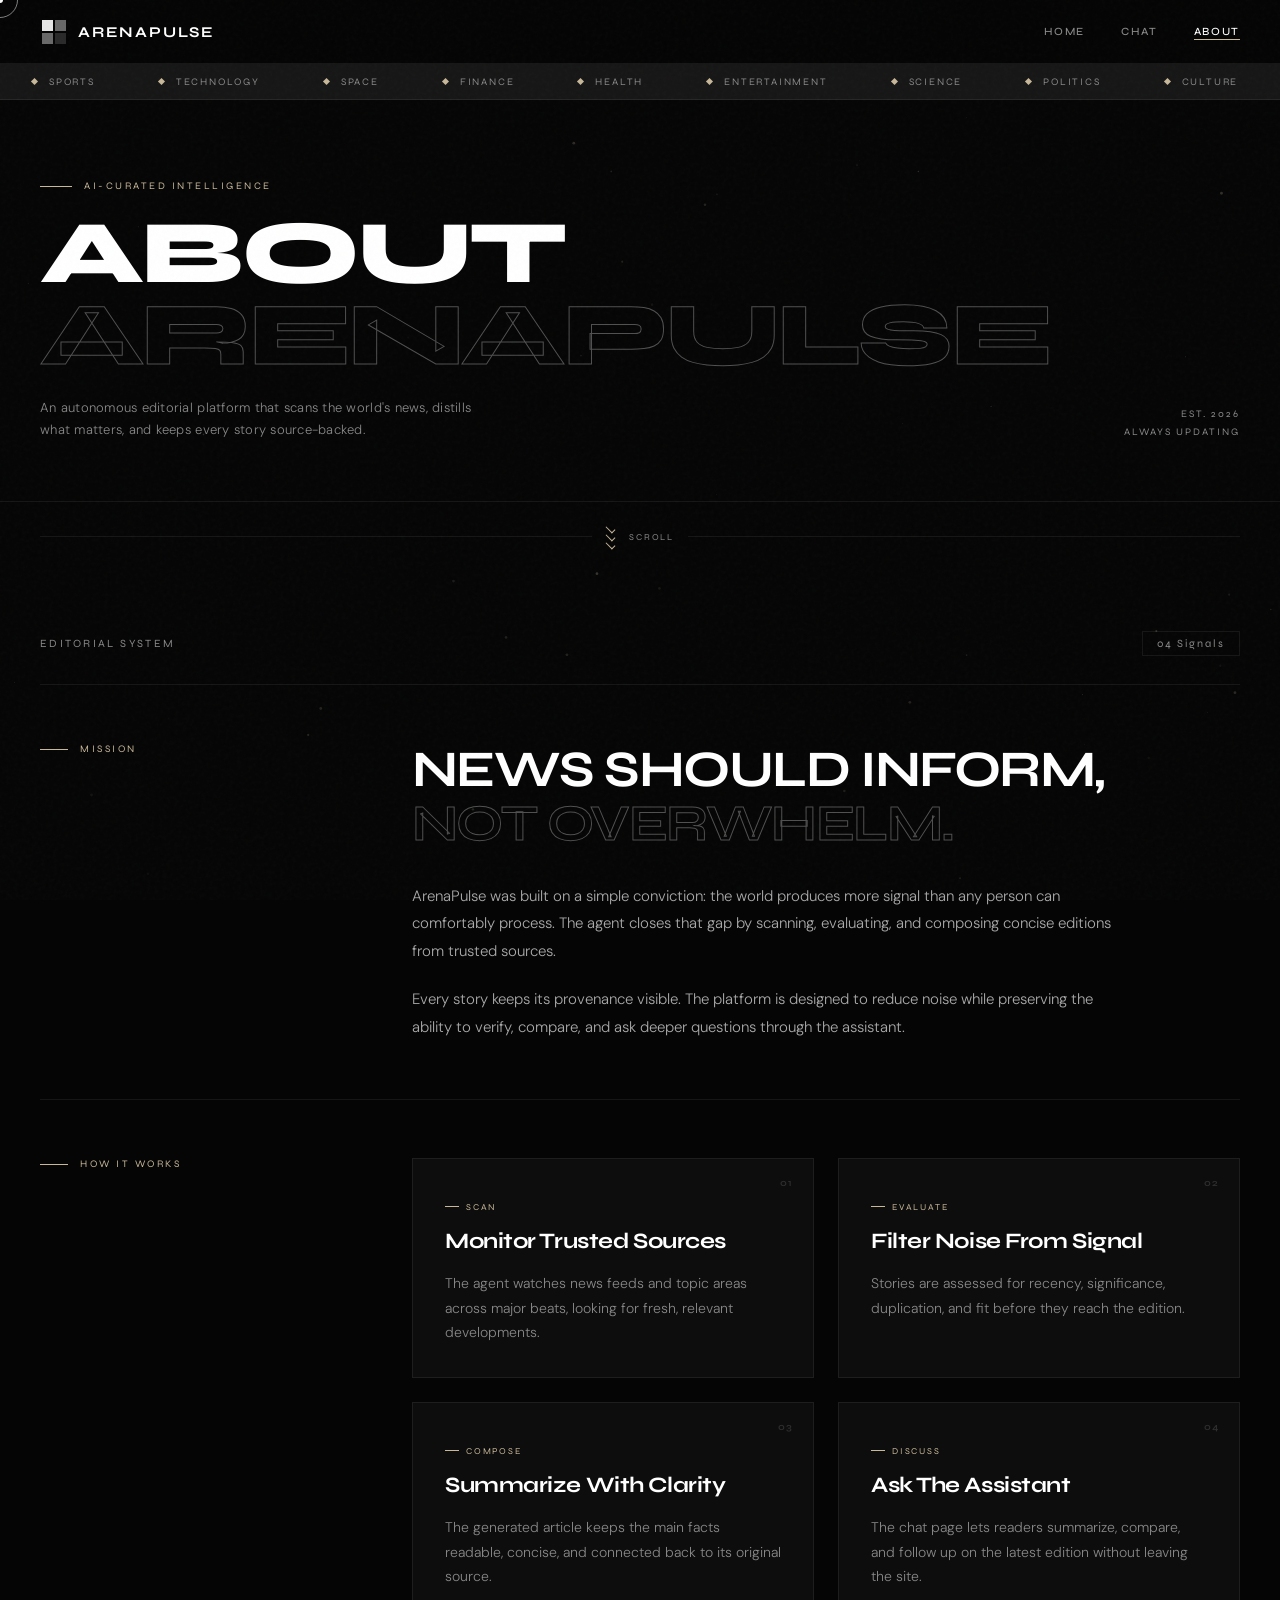
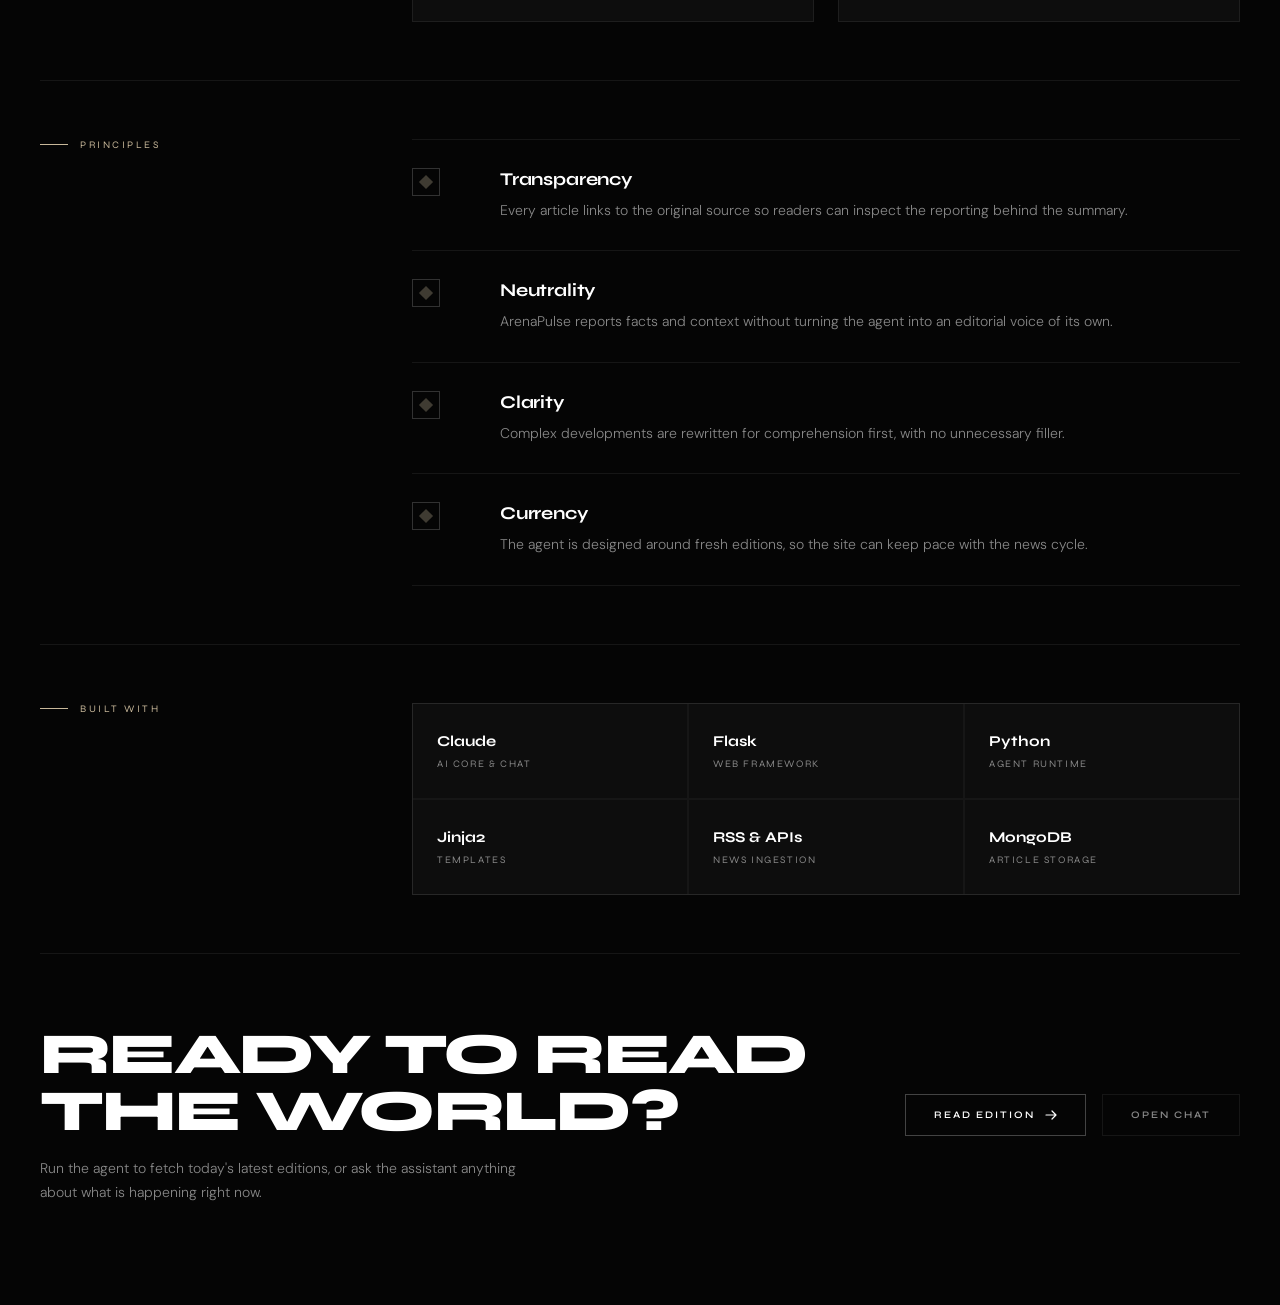
<file: templates/about.html>
<!doctype html>
<html lang="en">
<head>
<meta charset="utf-8">
<meta name="viewport" content="width=device-width, initial-scale=1">
<title>ArenaPulse | About</title>
<meta name="description" content="Learn how ArenaPulse curates fresh news with autonomous AI agents and source-backed summaries.">
<link rel="preconnect" href="https://fonts.googleapis.com">
<link rel="preconnect" href="https://fonts.gstatic.com" crossorigin>
<link href="https://fonts.googleapis.com/css2?family=Syne:wght@400;500;600;700;800&family=DM+Sans:ital,opsz,wght@0,9..40,300;0,9..40,400;0,9..40,500;1,9..40,300&display=swap" rel="stylesheet">
<link rel="shortcut icon" href="/static/favicon.svg">
<style>
:root {
    --ink: #050505;
    --ink-1: #0d0d0d;
    --ink-2: #161616;
    --ink-3: #222222;
    --ink-4: #2e2e2e;
    --fog: #888888;
    --fog-light: #aaaaaa;
    --paper: #f0ede6;
    --white: #ffffff;
    --accent: #e8e0d0;
    --accent-warm: #c8b89a;
    --accent-glow: rgba(200,184,154,0.15);
    --border: rgba(255,255,255,0.07);
    --border-hover: rgba(255,255,255,0.18);
    --font-display: 'Syne', sans-serif;
    --font-body: 'DM Sans', sans-serif;
    --easing: cubic-bezier(0.16, 1, 0.3, 1);
}

*, *::before, *::after { margin: 0; padding: 0; box-sizing: border-box; }
html { scroll-behavior: smooth; }
body {
    min-height: 100vh;
    background: var(--ink);
    color: var(--paper);
    font-family: var(--font-body);
    overflow-x: hidden;
    cursor: none;
}
body::after {
    content: '';
    position: fixed;
    inset: 0;
    background-image: url("data:image/svg+xml,%3Csvg viewBox='0 0 256 256' xmlns='http://www.w3.org/2000/svg'%3E%3Cfilter id='n'%3E%3CfeTurbulence type='fractalNoise' baseFrequency='0.9' numOctaves='4' stitchTiles='stitch'/%3E%3C/filter%3E%3Crect width='100%25' height='100%25' filter='url(%23n)' opacity='0.04'/%3E%3C/svg%3E");
    pointer-events: none;
    z-index: 9997;
    opacity: 0.6;
}
#cursor-dot, #cursor-ring {
    position: fixed;
    top: 0;
    left: 0;
    border-radius: 50%;
    pointer-events: none;
    transform: translate(-50%, -50%);
    mix-blend-mode: difference;
}
#cursor-dot {
    width: 6px;
    height: 6px;
    background: var(--white);
    z-index: 9999;
    transition: width 0.2s var(--easing), height 0.2s var(--easing), background 0.2s;
}
#cursor-ring {
    width: 36px;
    height: 36px;
    border: 1px solid rgba(255,255,255,0.5);
    z-index: 9998;
    transition: width 0.4s var(--easing), height 0.4s var(--easing), border-color 0.3s, transform 0.1s linear;
}
body.cursor-hover #cursor-dot { width: 10px; height: 10px; }
body.cursor-hover #cursor-ring { width: 60px; height: 60px; border-color: var(--accent-warm); }
#bg-canvas {
    position: fixed;
    inset: 0;
    z-index: 0;
    pointer-events: none;
}

.nav {
    position: fixed;
    top: 0;
    left: 0;
    right: 0;
    z-index: 500;
    height: 64px;
    padding: 0 40px;
    display: flex;
    align-items: center;
    justify-content: space-between;
    background: rgba(5,5,5,0.85);
    backdrop-filter: blur(20px);
    border-bottom: 1px solid var(--border);
    transition: border-color 0.3s;
}
.nav.scrolled { border-bottom-color: var(--border-hover); }
.nav-logo {
    display: flex;
    align-items: center;
    gap: 10px;
    text-decoration: none;
}
.logo-mark {
    width: 28px;
    height: 28px;
    flex-shrink: 0;
}
.logo-mark svg { width: 100%; height: 100%; }
.nav-logo-text {
    font-family: var(--font-display);
    font-size: 15px;
    font-weight: 700;
    letter-spacing: 0.12em;
    text-transform: uppercase;
    color: var(--white);
}
.nav-links {
    display: flex;
    align-items: center;
    gap: 36px;
}
.nav-link {
    font-family: var(--font-display);
    font-size: 11px;
    font-weight: 500;
    letter-spacing: 0.15em;
    text-transform: uppercase;
    color: var(--fog);
    text-decoration: none;
    position: relative;
    transition: color 0.25s;
}
.nav-link::after {
    content: '';
    position: absolute;
    bottom: -2px;
    left: 0;
    width: 0;
    height: 1px;
    background: var(--accent-warm);
    transition: width 0.35s var(--easing);
}
.nav-link:hover, .nav-link.active { color: var(--white); }
.nav-link:hover::after, .nav-link.active::after { width: 100%; }

.marquee-bar {
    position: relative;
    z-index: 10;
    margin-top: 64px;
    height: 36px;
    display: flex;
    align-items: center;
    overflow: hidden;
    background: var(--ink-2);
    border-bottom: 1px solid var(--border);
}
.marquee-track {
    display: flex;
    white-space: nowrap;
    animation: marquee-scroll 30s linear infinite;
}
.marquee-item {
    display: flex;
    align-items: center;
    gap: 12px;
    padding: 0 32px;
    font-family: var(--font-display);
    font-size: 10px;
    letter-spacing: 0.18em;
    text-transform: uppercase;
    color: var(--fog);
}
.marquee-item::before {
    content: '';
    width: 5px;
    height: 5px;
    background: var(--accent-warm);
    transform: rotate(45deg);
}
@keyframes marquee-scroll {
    from { transform: translateX(0); }
    to { transform: translateX(-50%); }
}

.hero {
    position: relative;
    z-index: 10;
    max-width: 1440px;
    margin: 0 auto;
    padding: 80px 40px 60px;
    display: grid;
    grid-template-columns: 1fr auto;
    align-items: end;
    gap: 40px;
    border-bottom: 1px solid var(--border);
}
.hero-eyebrow {
    display: flex;
    align-items: center;
    gap: 12px;
    margin-bottom: 20px;
    font-family: var(--font-display);
    font-size: 10px;
    letter-spacing: 0.25em;
    text-transform: uppercase;
    color: var(--accent-warm);
    opacity: 0;
    animation: fade-up 0.8s var(--easing) 0.1s forwards;
}
.hero-eyebrow::before {
    content: '';
    width: 32px;
    height: 1px;
    background: var(--accent-warm);
}
.hero-title {
    font-family: var(--font-display);
    font-size: clamp(52px, 7vw, 96px);
    font-weight: 800;
    line-height: 0.92;
    letter-spacing: -0.03em;
    color: var(--white);
    text-transform: uppercase;
    opacity: 0;
    animation: fade-up 0.9s var(--easing) 0.2s forwards;
}
.hero-title em {
    font-style: normal;
    color: transparent;
    -webkit-text-stroke: 1px rgba(255,255,255,0.3);
}
.hero-sub {
    max-width: 460px;
    margin-top: 20px;
    font-size: 13px;
    font-weight: 300;
    color: var(--fog);
    letter-spacing: 0.02em;
    line-height: 1.7;
    opacity: 0;
    animation: fade-up 0.9s var(--easing) 0.35s forwards;
}
.edition-tag {
    font-family: var(--font-display);
    font-size: 10px;
    letter-spacing: 0.2em;
    text-transform: uppercase;
    color: var(--fog);
    text-align: right;
    line-height: 1.8;
    opacity: 0;
    animation: fade-up 0.9s var(--easing) 0.45s forwards;
}
@keyframes fade-up {
    from { opacity: 0; transform: translateY(20px); }
    to { opacity: 1; transform: translateY(0); }
}

.scroll-arrow {
    position: relative;
    z-index: 10;
    max-width: 1440px;
    margin: 0 auto;
    padding: 24px 40px;
    display: flex;
    align-items: center;
    gap: 14px;
}
.scroll-arrow-line {
    flex: 1;
    height: 1px;
    background: var(--border);
    position: relative;
    overflow: hidden;
}
.scroll-arrow-line::after {
    content: '';
    position: absolute;
    top: 0;
    left: -60%;
    width: 60%;
    height: 100%;
    background: linear-gradient(90deg, transparent, var(--accent-warm), transparent);
    animation: sweep 2.4s var(--easing) infinite;
}
.scroll-arrow-chevrons {
    display: flex;
    flex-direction: column;
    align-items: center;
    gap: 3px;
}
.scroll-arrow-chevrons span {
    display: block;
    width: 9px;
    height: 5px;
    border-right: 1px solid var(--accent-warm);
    border-bottom: 1px solid var(--accent-warm);
    transform: rotate(45deg);
    animation: chevron-pulse 1.6s ease-in-out infinite;
}
.scroll-arrow-chevrons span:nth-child(2) { animation-delay: 0.18s; }
.scroll-arrow-chevrons span:nth-child(3) { animation-delay: 0.36s; }
.scroll-arrow-label {
    font-family: var(--font-display);
    font-size: 9px;
    letter-spacing: 0.22em;
    text-transform: uppercase;
    color: var(--fog);
}
@keyframes sweep {
    0% { left: -60%; }
    100% { left: 140%; }
}
@keyframes chevron-pulse {
    0%, 100% { opacity: 0.15; }
    50% { opacity: 1; }
}

.page-body {
    position: relative;
    z-index: 10;
    max-width: 1440px;
    margin: 0 auto;
    padding: 16px 40px 100px;
}
.section-header {
    padding: 44px 0 28px;
    display: flex;
    align-items: center;
    justify-content: space-between;
    border-bottom: 1px solid var(--border);
}
.section-title {
    font-family: var(--font-display);
    font-size: 11px;
    letter-spacing: 0.22em;
    text-transform: uppercase;
    color: var(--fog);
}
.section-count {
    font-family: var(--font-display);
    font-size: 11px;
    letter-spacing: 0.18em;
    color: var(--fog);
    border: 1px solid var(--border);
    padding: 5px 14px;
}
.mission-section {
    display: grid;
    grid-template-columns: 300px 1fr;
    gap: 72px;
    padding: 58px 0;
    border-bottom: 1px solid var(--border);
}
.section-label {
    position: sticky;
    top: 96px;
    height: max-content;
    font-family: var(--font-display);
    font-size: 10px;
    letter-spacing: 0.25em;
    text-transform: uppercase;
    color: var(--accent-warm);
    display: flex;
    align-items: center;
    gap: 12px;
}
.section-label::before {
    content: '';
    width: 28px;
    height: 1px;
    background: var(--accent-warm);
}
.mission-content blockquote {
    max-width: 820px;
    margin-bottom: 32px;
    font-family: var(--font-display);
    font-size: clamp(30px, 4vw, 56px);
    font-weight: 700;
    line-height: 1.05;
    letter-spacing: -0.03em;
    color: var(--white);
    text-transform: uppercase;
}
.mission-content blockquote em {
    font-style: normal;
    color: transparent;
    -webkit-text-stroke: 1px rgba(255,255,255,0.3);
}
.mission-content p {
    max-width: 700px;
    font-size: 15px;
    line-height: 1.85;
    font-weight: 300;
    color: var(--fog-light);
}
.mission-content p + p { margin-top: 20px; }

.tile-grid {
    display: grid;
    grid-template-columns: repeat(2, minmax(0, 1fr));
    gap: 24px;
}
.card {
    position: relative;
    background: var(--ink-1);
    border: 1px solid var(--border);
    overflow: hidden;
    cursor: none;
    transform-style: preserve-3d;
    will-change: transform;
    transition: border-color 0.4s, box-shadow 0.4s;
}
.card::before {
    content: '';
    position: absolute;
    inset: 0;
    background: radial-gradient(380px circle at var(--mx,50%) var(--my,50%), rgba(200,184,154,0.1), transparent 65%);
    opacity: 0;
    pointer-events: none;
    transition: opacity 0.35s;
    z-index: 1;
}
.card::after {
    content: '';
    position: absolute;
    inset: -1px;
    background: linear-gradient(135deg, rgba(200,184,154,0) 0%, rgba(200,184,154,0.35) 50%, rgba(200,184,154,0) 100%);
    background-size: 300% 300%;
    opacity: 0;
    pointer-events: none;
    transition: opacity 0.4s;
    z-index: 0;
    padding: 1px;
    mask: linear-gradient(#fff 0 0) content-box, linear-gradient(#fff 0 0);
    -webkit-mask-composite: xor;
    mask-composite: exclude;
}
.card:hover {
    border-color: rgba(200,184,154,0.35);
    box-shadow: 0 20px 60px rgba(0,0,0,0.6), 0 0 0 1px rgba(200,184,154,0.1);
}
.card:hover::before { opacity: 1; }
.card:hover::after { opacity: 1; animation: border-chase 2s linear infinite; }
@keyframes border-chase {
    0% { background-position: 0% 0%; }
    100% { background-position: 300% 300%; }
}
.card-body {
    position: relative;
    z-index: 2;
    padding: 32px;
}
.card-num {
    position: absolute;
    top: 18px;
    right: 20px;
    font-family: var(--font-display);
    font-size: 10px;
    font-weight: 600;
    letter-spacing: 0.08em;
    color: var(--ink-4);
    transition: color 0.4s, transform 0.4s var(--easing);
}
.card:hover .card-num {
    color: var(--accent-warm);
    transform: scale(1.1);
}
.card-topic {
    display: inline-flex;
    align-items: center;
    gap: 7px;
    margin-bottom: 16px;
    font-family: var(--font-display);
    font-size: 9px;
    letter-spacing: 0.2em;
    text-transform: uppercase;
    color: var(--accent-warm);
}
.card-topic::before {
    content: '';
    width: 14px;
    height: 1px;
    background: var(--accent-warm);
    transition: width 0.4s var(--easing);
}
.card:hover .card-topic::before { width: 24px; }
.card-title {
    margin-bottom: 14px;
    font-family: var(--font-display);
    font-size: 22px;
    font-weight: 700;
    line-height: 1.22;
    letter-spacing: -0.02em;
    color: var(--white);
    background-image: linear-gradient(var(--accent-warm), var(--accent-warm));
    background-repeat: no-repeat;
    background-size: 0% 1px;
    background-position: 0 100%;
    padding-bottom: 3px;
    transition: background-size 0.5s var(--easing), color 0.3s;
}
.card:hover .card-title {
    color: var(--paper);
    background-size: 100% 1px;
}
.card-text {
    font-size: 14px;
    line-height: 1.75;
    font-weight: 300;
    color: var(--fog);
}
.principles-list {
    display: flex;
    flex-direction: column;
    border-top: 1px solid var(--border);
}
.principle {
    display: grid;
    grid-template-columns: 64px 1fr;
    gap: 24px;
    padding: 28px 0;
    border-bottom: 1px solid var(--border);
    transition: padding-left 0.3s var(--easing);
}
.principle:hover { padding-left: 12px; }
.principle-icon {
    width: 28px;
    height: 28px;
    border: 1px solid var(--border-hover);
    position: relative;
    transition: border-color 0.3s, transform 0.3s var(--easing);
}
.principle-icon::before {
    content: '';
    position: absolute;
    inset: 8px;
    background: var(--accent-warm);
    opacity: 0.3;
    transform: rotate(45deg);
}
.principle:hover .principle-icon {
    border-color: var(--accent-warm);
    transform: rotate(45deg);
}
.principle-title {
    margin-bottom: 8px;
    font-family: var(--font-display);
    font-size: 18px;
    font-weight: 700;
    color: var(--white);
    letter-spacing: -0.01em;
}
.principle-desc {
    max-width: 740px;
    font-size: 14px;
    line-height: 1.75;
    font-weight: 300;
    color: var(--fog);
}
.tech-grid {
    display: grid;
    grid-template-columns: repeat(3, minmax(0, 1fr));
    gap: 2px;
    background: var(--border);
    border: 1px solid var(--border);
}
.tech-item {
    background: var(--ink-1);
    padding: 28px 24px;
    transition: background 0.3s, transform 0.3s var(--easing);
}
.tech-item:hover {
    background: var(--ink-2);
    transform: translateY(-2px);
}
.tech-name {
    margin-bottom: 8px;
    font-family: var(--font-display);
    font-size: 15px;
    font-weight: 700;
    color: var(--white);
}
.tech-role {
    font-family: var(--font-display);
    font-size: 10px;
    letter-spacing: 0.16em;
    text-transform: uppercase;
    color: var(--fog);
}
.footer-cta {
    display: flex;
    align-items: center;
    justify-content: space-between;
    gap: 40px;
    padding: 72px 0 0;
}
.footer-cta h2 {
    margin-bottom: 16px;
    font-family: var(--font-display);
    font-size: clamp(36px, 5vw, 58px);
    font-weight: 800;
    line-height: 0.98;
    letter-spacing: -0.03em;
    color: var(--white);
    text-transform: uppercase;
}
.footer-cta p {
    max-width: 480px;
    font-size: 14px;
    font-weight: 300;
    line-height: 1.75;
    color: var(--fog);
}
.cta-buttons {
    display: flex;
    gap: 16px;
    flex-shrink: 0;
}
.run-btn {
    position: relative;
    display: inline-flex;
    align-items: center;
    gap: 10px;
    padding: 14px 28px;
    border: 1px solid rgba(255,255,255,0.25);
    background: transparent;
    color: var(--white);
    font-family: var(--font-display);
    font-size: 10px;
    font-weight: 600;
    letter-spacing: 0.2em;
    text-transform: uppercase;
    text-decoration: none;
    cursor: none;
    overflow: hidden;
    transition: border-color 0.3s, color 0.3s;
}
.run-btn::before {
    content: '';
    position: absolute;
    inset: 0;
    background: var(--white);
    transform: translateY(100%);
    transition: transform 0.5s var(--easing);
}
.run-btn:hover::before { transform: translateY(0); }
.run-btn:hover { border-color: var(--white); color: var(--ink); }
.run-btn span, .run-btn svg {
    position: relative;
    z-index: 1;
}
.run-btn.secondary {
    border-color: var(--border);
    color: var(--fog);
}
.run-btn.secondary::before { background: var(--ink-2); }
.run-btn.secondary:hover {
    color: var(--white);
    border-color: var(--border-hover);
}
.reveal {
    opacity: 0;
    transform: translateY(24px);
    transition: opacity 0.7s var(--easing), transform 0.7s var(--easing);
}
.reveal.visible {
    opacity: 1;
    transform: translateY(0);
}

::-webkit-scrollbar { width: 4px; }
::-webkit-scrollbar-track { background: var(--ink); }
::-webkit-scrollbar-thumb { background: var(--ink-4); }
::-webkit-scrollbar-thumb:hover { background: var(--fog); }

@media (max-width: 900px) {
    body { cursor: auto; }
    #cursor-dot, #cursor-ring { display: none; }
    .nav { padding: 0 20px; }
    .nav-links { gap: 18px; }
    .hero {
        padding: 60px 20px 40px;
        grid-template-columns: 1fr;
    }
    .edition-tag { text-align: left; }
    .scroll-arrow { padding: 24px 20px; }
    .page-body { padding: 0 20px 80px; }
    .mission-section {
        grid-template-columns: 1fr;
        gap: 32px;
        padding: 48px 0;
    }
    .section-label { position: static; }
    .tile-grid, .tech-grid { grid-template-columns: 1fr; }
    .footer-cta {
        flex-direction: column;
        align-items: flex-start;
    }
    .cta-buttons {
        width: 100%;
        flex-direction: column;
    }
    .run-btn { justify-content: center; }
}
</style>
</head>
<body>
<div id="cursor-dot"></div>
<div id="cursor-ring"></div>
<canvas id="bg-canvas"></canvas>

<nav class="nav" id="nav">
    <a href="/" class="nav-logo">
        <div class="logo-mark">
            <svg viewBox="0 0 28 28" fill="none" xmlns="http://www.w3.org/2000/svg">
                <rect x="2" y="2" width="11" height="11" fill="white" opacity="0.9"/>
                <rect x="15" y="2" width="11" height="11" fill="white" opacity="0.4"/>
                <rect x="2" y="15" width="11" height="11" fill="white" opacity="0.4"/>
                <rect x="15" y="15" width="11" height="11" fill="white" opacity="0.15"/>
            </svg>
        </div>
        <span class="nav-logo-text">ArenaPulse</span>
    </a>
    <div class="nav-links">
        <a href="/" class="nav-link">Home</a>
        <a href="/chat" class="nav-link">Chat</a>
        <a href="/about" class="nav-link active">About</a>
    </div>
</nav>

<div class="marquee-bar">
    <div class="marquee-track">
        <span class="marquee-item">Sports</span>
        <span class="marquee-item">Technology</span>
        <span class="marquee-item">Space</span>
        <span class="marquee-item">Finance</span>
        <span class="marquee-item">Health</span>
        <span class="marquee-item">Entertainment</span>
        <span class="marquee-item">Science</span>
        <span class="marquee-item">Politics</span>
        <span class="marquee-item">Culture</span>
        <span class="marquee-item">Innovation</span>
        <span class="marquee-item">Sports</span>
        <span class="marquee-item">Technology</span>
        <span class="marquee-item">Space</span>
        <span class="marquee-item">Finance</span>
        <span class="marquee-item">Health</span>
        <span class="marquee-item">Entertainment</span>
        <span class="marquee-item">Science</span>
        <span class="marquee-item">Politics</span>
        <span class="marquee-item">Culture</span>
        <span class="marquee-item">Innovation</span>
    </div>
</div>

<section class="hero">
    <div>
        <div class="hero-eyebrow">AI-Curated Intelligence</div>
        <h1 class="hero-title">About<br><em>ArenaPulse</em></h1>
        <p class="hero-sub">An autonomous editorial platform that scans the world's news, distills what matters, and keeps every story source-backed.</p>
    </div>
    <div class="edition-tag">
        Est. 2026<br>Always Updating
    </div>
</section>

<div class="scroll-arrow">
    <div class="scroll-arrow-line"></div>
    <div class="scroll-arrow-chevrons">
        <span></span><span></span><span></span>
    </div>
    <span class="scroll-arrow-label">Scroll</span>
    <div class="scroll-arrow-line"></div>
</div>

<main class="page-body">
    <div class="section-header reveal">
        <span class="section-title">Editorial System</span>
        <span class="section-count">04 Signals</span>
    </div>

    <section class="mission-section reveal">
        <div class="section-label">Mission</div>
        <div class="mission-content">
            <blockquote>News should inform, <em>not overwhelm.</em></blockquote>
            <p>ArenaPulse was built on a simple conviction: the world produces more signal than any person can comfortably process. The agent closes that gap by scanning, evaluating, and composing concise editions from trusted sources.</p>
            <p>Every story keeps its provenance visible. The platform is designed to reduce noise while preserving the ability to verify, compare, and ask deeper questions through the assistant.</p>
        </div>
    </section>

    <section class="mission-section reveal">
        <div class="section-label">How It Works</div>
        <div class="tile-grid">
            <article class="card" data-index="0">
                <span class="card-num">01</span>
                <div class="card-body">
                    <div class="card-topic">Scan</div>
                    <h2 class="card-title">Monitor Trusted Sources</h2>
                    <p class="card-text">The agent watches news feeds and topic areas across major beats, looking for fresh, relevant developments.</p>
                </div>
            </article>
            <article class="card" data-index="1">
                <span class="card-num">02</span>
                <div class="card-body">
                    <div class="card-topic">Evaluate</div>
                    <h2 class="card-title">Filter Noise From Signal</h2>
                    <p class="card-text">Stories are assessed for recency, significance, duplication, and fit before they reach the edition.</p>
                </div>
            </article>
            <article class="card" data-index="2">
                <span class="card-num">03</span>
                <div class="card-body">
                    <div class="card-topic">Compose</div>
                    <h2 class="card-title">Summarize With Clarity</h2>
                    <p class="card-text">The generated article keeps the main facts readable, concise, and connected back to its original source.</p>
                </div>
            </article>
            <article class="card" data-index="3">
                <span class="card-num">04</span>
                <div class="card-body">
                    <div class="card-topic">Discuss</div>
                    <h2 class="card-title">Ask The Assistant</h2>
                    <p class="card-text">The chat page lets readers summarize, compare, and follow up on the latest edition without leaving the site.</p>
                </div>
            </article>
        </div>
    </section>

    <section class="mission-section reveal">
        <div class="section-label">Principles</div>
        <div class="principles-list">
            <div class="principle">
                <span class="principle-icon"></span>
                <div>
                    <h2 class="principle-title">Transparency</h2>
                    <p class="principle-desc">Every article links to the original source so readers can inspect the reporting behind the summary.</p>
                </div>
            </div>
            <div class="principle">
                <span class="principle-icon"></span>
                <div>
                    <h2 class="principle-title">Neutrality</h2>
                    <p class="principle-desc">ArenaPulse reports facts and context without turning the agent into an editorial voice of its own.</p>
                </div>
            </div>
            <div class="principle">
                <span class="principle-icon"></span>
                <div>
                    <h2 class="principle-title">Clarity</h2>
                    <p class="principle-desc">Complex developments are rewritten for comprehension first, with no unnecessary filler.</p>
                </div>
            </div>
            <div class="principle">
                <span class="principle-icon"></span>
                <div>
                    <h2 class="principle-title">Currency</h2>
                    <p class="principle-desc">The agent is designed around fresh editions, so the site can keep pace with the news cycle.</p>
                </div>
            </div>
        </div>
    </section>

    <section class="mission-section reveal">
        <div class="section-label">Built With</div>
        <div class="tech-grid">
            <div class="tech-item">
                <div class="tech-name">Claude</div>
                <div class="tech-role">AI Core &amp; Chat</div>
            </div>
            <div class="tech-item">
                <div class="tech-name">Flask</div>
                <div class="tech-role">Web Framework</div>
            </div>
            <div class="tech-item">
                <div class="tech-name">Python</div>
                <div class="tech-role">Agent Runtime</div>
            </div>
            <div class="tech-item">
                <div class="tech-name">Jinja2</div>
                <div class="tech-role">Templates</div>
            </div>
            <div class="tech-item">
                <div class="tech-name">RSS &amp; APIs</div>
                <div class="tech-role">News Ingestion</div>
            </div>
            <div class="tech-item">
                <div class="tech-name">MongoDB</div>
                <div class="tech-role">Article Storage</div>
            </div>
        </div>
    </section>

    <section class="footer-cta reveal">
        <div>
            <h2>Ready To Read<br>The World?</h2>
            <p>Run the agent to fetch today's latest editions, or ask the assistant anything about what is happening right now.</p>
        </div>
        <div class="cta-buttons">
            <a href="/" class="run-btn">
                <span>Read Edition</span>
                <svg width="12" height="12" viewBox="0 0 12 12" fill="none"><path d="M1 6H11M7 2L11 6L7 10" stroke="currentColor" stroke-width="1.2" stroke-linecap="round" stroke-linejoin="round"/></svg>
            </a>
            <a href="/chat" class="run-btn secondary"><span>Open Chat</span></a>
        </div>
    </section>
</main>

<script>
function initCursor() {
    var dot = document.getElementById('cursor-dot');
    var ring = document.getElementById('cursor-ring');
    if (!dot || !ring) return;
    var mx = 0, my = 0, rx = 0, ry = 0;
    document.addEventListener('mousemove', function(e) {
        mx = e.clientX;
        my = e.clientY;
        dot.style.left = mx + 'px';
        dot.style.top = my + 'px';
    });
    function animRing() {
        rx += (mx - rx) * 0.12;
        ry += (my - ry) * 0.12;
        ring.style.left = rx + 'px';
        ring.style.top = ry + 'px';
        requestAnimationFrame(animRing);
    }
    animRing();
    document.querySelectorAll('button, a, .card, .principle, .tech-item').forEach(function(el) {
        el.addEventListener('mouseenter', function() { document.body.classList.add('cursor-hover'); });
        el.addEventListener('mouseleave', function() { document.body.classList.remove('cursor-hover'); });
    });
}

function initCanvas() {
    var canvas = document.getElementById('bg-canvas');
    if (!canvas) return;
    var ctx = canvas.getContext('2d');
    var W, H, particles = [];
    function resize() {
        W = canvas.width = window.innerWidth;
        H = canvas.height = window.innerHeight;
    }
    resize();
    window.addEventListener('resize', resize);
    function Particle() { this.reset(); }
    Particle.prototype.reset = function() {
        this.x = Math.random() * W;
        this.y = Math.random() * H;
        this.vx = (Math.random() - 0.5) * 0.2;
        this.vy = (Math.random() - 0.5) * 0.2 - 0.05;
        this.alpha = Math.random() * 0.25 + 0.05;
        this.size = Math.random() * 1.2 + 0.3;
        this.life = 0;
        this.maxLife = Math.random() * 400 + 200;
    };
    Particle.prototype.update = function() {
        this.x += this.vx;
        this.y += this.vy;
        this.life++;
        if (this.life > this.maxLife || this.y < -10) this.reset();
    };
    Particle.prototype.draw = function() {
        var progress = this.life / this.maxLife;
        var fade = progress < 0.1 ? progress / 0.1 : progress > 0.8 ? (1 - progress) / 0.2 : 1;
        ctx.globalAlpha = this.alpha * fade;
        ctx.fillStyle = '#c8b89a';
        ctx.beginPath();
        ctx.arc(this.x, this.y, this.size, 0, Math.PI * 2);
        ctx.fill();
    };
    for (var i = 0; i < 60; i++) particles.push(new Particle());
    function loop() {
        ctx.clearRect(0, 0, W, H);
        particles.forEach(function(p) { p.update(); p.draw(); });
        ctx.globalAlpha = 1;
        requestAnimationFrame(loop);
    }
    loop();
}

function initReveal() {
    var reveals = document.querySelectorAll('.reveal');
    var observer = new IntersectionObserver(function(entries) {
        entries.forEach(function(entry) {
            if (entry.isIntersecting) {
                entry.target.classList.add('visible');
                observer.unobserve(entry.target);
            }
        });
    }, { threshold: 0.08, rootMargin: '0px 0px -40px 0px' });
    reveals.forEach(function(el) { observer.observe(el); });
}

function initCards() {
    document.querySelectorAll('.card').forEach(function(card) {
        var animFrame;
        var currentRX = 0, currentRY = 0, targetRX = 0, targetRY = 0;
        card.addEventListener('mousemove', function(e) {
            var r = card.getBoundingClientRect();
            var cx = e.clientX - r.left;
            var cy = e.clientY - r.top;
            var nx = (cx / r.width - 0.5) * 2;
            var ny = (cy / r.height - 0.5) * 2;
            targetRX = -ny * 7;
            targetRY = nx * 7;
            card.style.setProperty('--mx', ((cx / r.width) * 100).toFixed(1) + '%');
            card.style.setProperty('--my', ((cy / r.height) * 100).toFixed(1) + '%');
            if (!animFrame) {
                function tiltLoop() {
                    currentRX += (targetRX - currentRX) * 0.14;
                    currentRY += (targetRY - currentRY) * 0.14;
                    card.style.transform = 'perspective(900px) rotateX(' + currentRX.toFixed(2) + 'deg) rotateY(' + currentRY.toFixed(2) + 'deg) translateZ(8px)';
                    if (Math.abs(targetRX - currentRX) > 0.05 || Math.abs(targetRY - currentRY) > 0.05) {
                        animFrame = requestAnimationFrame(tiltLoop);
                    } else {
                        animFrame = null;
                    }
                }
                tiltLoop();
            }
        });
        card.addEventListener('mouseleave', function() {
            cancelAnimationFrame(animFrame);
            animFrame = null;
            targetRX = 0;
            targetRY = 0;
            function resetLoop() {
                currentRX += (0 - currentRX) * 0.1;
                currentRY += (0 - currentRY) * 0.1;
                card.style.transform = 'perspective(900px) rotateX(' + currentRX.toFixed(2) + 'deg) rotateY(' + currentRY.toFixed(2) + 'deg) translateZ(0px)';
                if (Math.abs(currentRX) > 0.05 || Math.abs(currentRY) > 0.05) {
                    requestAnimationFrame(resetLoop);
                } else {
                    card.style.transform = '';
                }
            }
            resetLoop();
        });
    });
}

window.addEventListener('scroll', function() {
    document.getElementById('nav').classList.toggle('scrolled', window.scrollY > 30);
});

document.addEventListener('DOMContentLoaded', function() {
    initCursor();
    initCanvas();
    initReveal();
    initCards();
});
</script>
</body>
</html>
</file>
